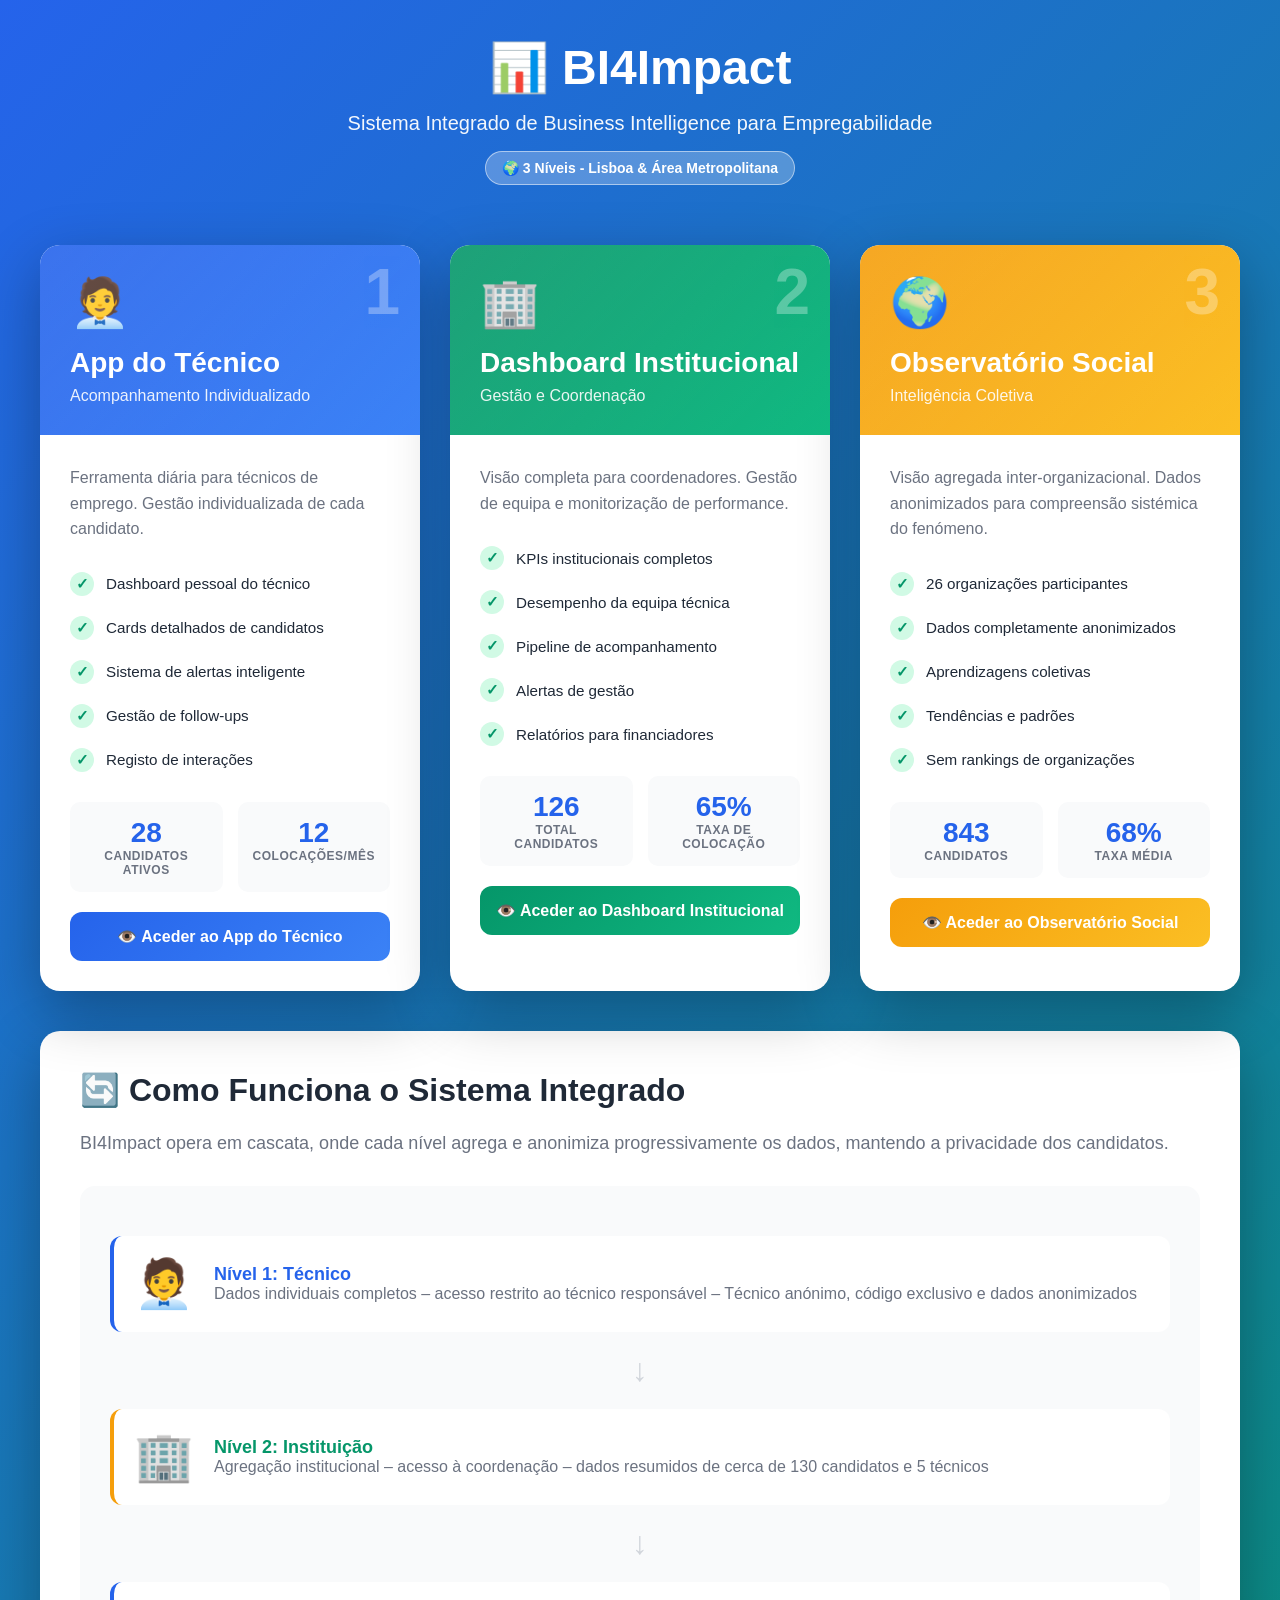
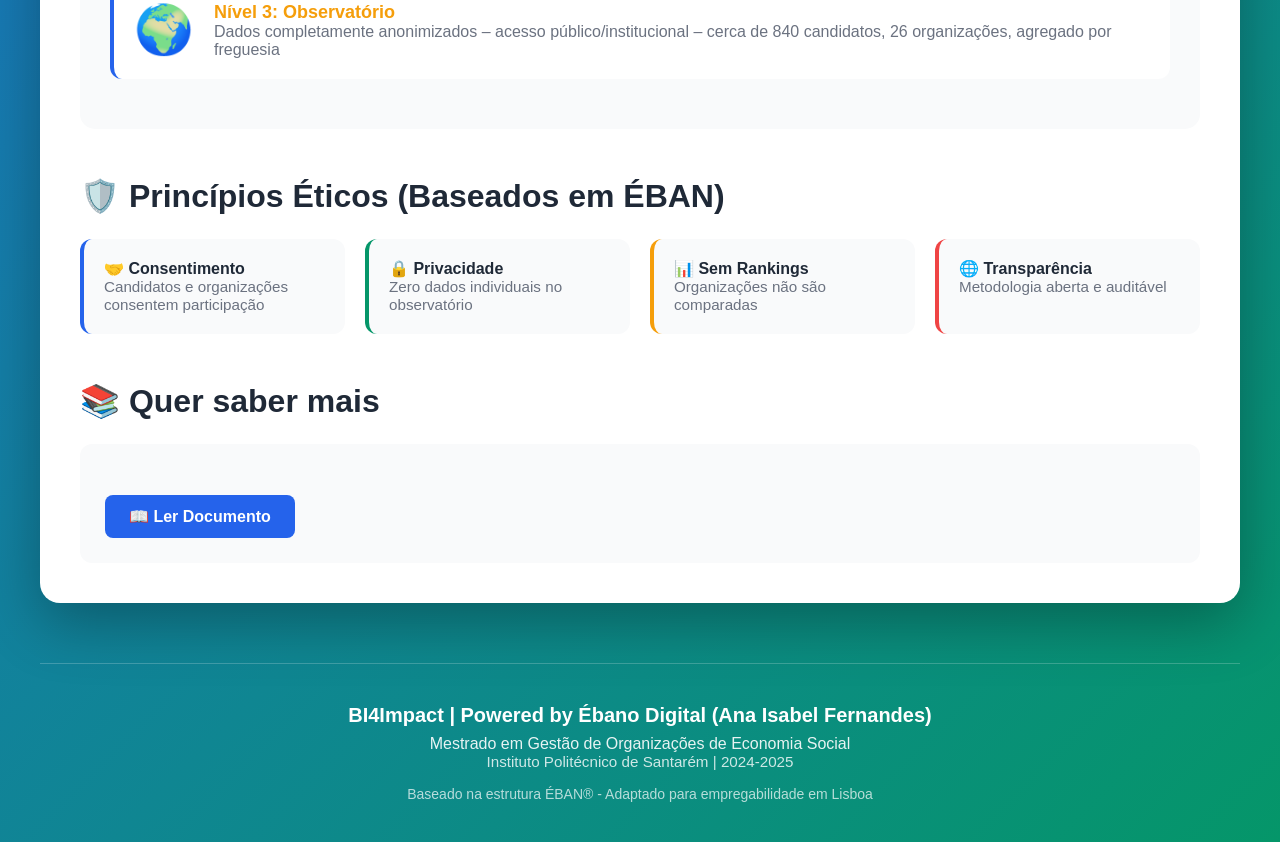
<file: index.html>
<!DOCTYPE html><html lang="pt"> <head> <meta charset="UTF-8" /> <meta name="viewport" content="width=device-width, initial-scale=1" /> <title>BI4Impact - Sistema Integrado de 3 Níveis</title> <style> * { margin: 0; padding: 0; box-sizing: border-box; } body { font-family: 'Inter', -apple-system, BlinkMacSystemFont, 'Segoe UI', sans-serif; background: linear-gradient(135deg, #2563EB 0%, #059669 100%); min-height: 100vh; padding: 40px 20px; color: #1F2937; } .container { max-width: 1200px; margin: 0 auto; } .header { text-align: center; color: white; margin-bottom: 60px; } .header h1 { font-size: 3rem; margin-bottom: 1rem; font-weight: 800; } .header p { font-size: 1.25rem; opacity: 0.95; } .badge { display: inline-block; background: rgba(255, 255, 255, 0.25); padding: 0.5rem 1rem; border-radius: 20px; font-size: 0.875rem; font-weight: 600; margin-top: 1rem; border: 1.5px solid rgba(255, 255, 255, 0.5); } .levels-grid { display: grid; grid-template-columns: repeat(auto-fit, minmax(350px, 1fr)); gap: 30px; margin-bottom: 40px; } .level-card { background: white; border-radius: 20px; overflow: hidden; box-shadow: 0 20px 60px rgba(0, 0, 0, 0.3); transition: all 0.4s ease; cursor: pointer; } .level-card:hover { transform: translateY(-8px); box-shadow: 0 30px 80px rgba(0, 0, 0, 0.4); } .level-header { padding: 30px; color: white; position: relative; overflow: hidden; } .level-header::before { content: ''; position: absolute; top: 0; left: 0; right: 0; bottom: 0; background: linear-gradient(135deg, rgba(255, 255, 255, 0.1), rgba(255, 255, 255, 0)); pointer-events: none; } .level-1 .level-header { background: linear-gradient(135deg, #2563EB, #3B82F6); } .level-2 .level-header { background: linear-gradient(135deg, #059669, #10B981); } .level-3 .level-header { background: linear-gradient(135deg, #F59E0B, #FBBF24); } .level-number { font-size: 4rem; font-weight: 900; opacity: 0.3; position: absolute; top: 10px; right: 20px; } .level-icon { font-size: 3rem; margin-bottom: 1rem; } .level-title { font-size: 1.75rem; font-weight: 800; margin-bottom: 0.5rem; position: relative; z-index: 1; } .level-subtitle { font-size: 1rem; opacity: 0.9; position: relative; z-index: 1; } .level-body { padding: 30px; } .level-description { color: #6B7280; line-height: 1.6; margin-bottom: 20px; } .features-list { list-style: none; margin: 20px 0; } .features-list li { padding: 10px 0; display: flex; align-items: center; gap: 12px; color: #1F2937; font-size: 0.95rem; } .features-list li::before { content: '✓'; display: flex; align-items: center; justify-content: center; width: 24px; height: 24px; background: #D1FAE5; color: #059669; border-radius: 50%; font-weight: 800; flex-shrink: 0; } .metrics { display: grid; grid-template-columns: repeat(2, 1fr); gap: 15px; margin: 20px 0; } .metric-box { background: #F9FAFB; padding: 15px; border-radius: 10px; text-align: center; } .metric-value { font-size: 1.75rem; font-weight: 800; color: #2563EB; } .metric-label { font-size: 0.75rem; color: #6B7280; text-transform: uppercase; letter-spacing: 0.5px; font-weight: 600; } .btn-access { display: block; width: 100%; padding: 15px; background: linear-gradient(135deg, #2563EB, #3B82F6); color: white; text-align: center; text-decoration: none; border-radius: 12px; font-weight: 700; font-size: 1rem; transition: all 0.3s ease; margin-top: 20px; } .level-1 .btn-access { background: linear-gradient(135deg, #2563EB, #3B82F6); } .level-2 .btn-access { background: linear-gradient(135deg, #059669, #10B981); } .level-3 .btn-access { background: linear-gradient(135deg, #F59E0B, #FBBF24); } .btn-access:hover { transform: translateY(-2px); box-shadow: 0 10px 30px rgba(0, 0, 0, 0.2); } .info-section { background: white; border-radius: 20px; padding: 40px; box-shadow: 0 20px 60px rgba(0, 0, 0, 0.3); margin-top: 40px; } .info-section h2 { font-size: 2rem; margin-bottom: 1.5rem; color: #1F2937; } .flow-diagram { background: #F9FAFB; padding: 30px; border-radius: 15px; margin: 30px 0; } .flow-step { display: flex; align-items: center; gap: 20px; margin: 20px 0; padding: 20px; background: white; border-radius: 12px; border-left: 4px solid #2563EB; } .flow-step:nth-child(2) { border-left-color: #059669; } .flow-step:nth-child(3) { border-left-color: #F59E0B; } .arrow { font-size: 2rem; color: #D1D5DB; margin: 10px 0; text-align: center; } .footer { text-align: center; color: white; margin-top: 60px; padding-top: 40px; border-top: 1px solid rgba(255, 255, 255, 0.2); } @media (max-width: 768px) { .header h1 { font-size: 2rem; } .levels-grid { grid-template-columns: 1fr; } .metrics { grid-template-columns: 1fr; } } </style> </head> <body> <div class="container"> <header class="header"> <h1>📊 BI4Impact</h1> <p>Sistema Integrado de Business Intelligence para Empregabilidade</p> <span class="badge">🌍 3 Níveis - Lisboa & Área Metropolitana</span> </header><div class="levels-grid">
    <!-- Nível 1 -->
    <div class="level-card level-1">
  <div class="level-header">
    <div class="level-number">1</div>
    <div class="level-icon">🧑‍💼</div>
    <h2 class="level-title">App do Técnico</h2>
    <p class="level-subtitle">Acompanhamento Individualizado</p>
  </div>
  <div class="level-body">
    <p class="level-description">
                Ferramenta diária para técnicos de emprego. Gestão individualizada de cada candidato.
            </p>
            <ul class="features-list">
                <li>Dashboard pessoal do técnico</li>
                <li>Cards detalhados de candidatos</li>
                <li>Sistema de alertas inteligente</li>
                <li>Gestão de follow-ups</li>
                <li>Registo de interações</li>
            </ul>
            <div class="metrics">
                <div class="metric-box">
                    <div class="metric-value">28</div>
                    <div class="metric-label">Candidatos Ativos</div>
                </div>
                <div class="metric-box">
                    <div class="metric-value">12</div>
                    <div class="metric-label">Colocações/Mês</div>
                </div>
            </div>
    <a href="https://eban-prog.github.io/bi4impact/app_tecnico.html" class="btn-access" target="_blank" rel="noopener noreferrer">
      👁️ Aceder ao App do Técnico
    </a>
  </div>
</div>
    <!-- Nível 2 -->
    <div class="level-card level-2">
        <div class="level-header">
            <div class="level-number">2</div>
            <div class="level-icon">🏢</div>
            <h2 class="level-title">Dashboard Institucional</h2>
            <p class="level-subtitle">Gestão e Coordenação</p>
        </div>
        <div class="level-body">
            <p class="level-description">
                Visão completa para coordenadores. Gestão de equipa e monitorização de performance.
            </p>
            <ul class="features-list">
                <li>KPIs institucionais completos</li>
                <li>Desempenho da equipa técnica</li>
                <li>Pipeline de acompanhamento</li>
                <li>Alertas de gestão</li>
                <li>Relatórios para financiadores</li>
            </ul>
            <div class="metrics">
                <div class="metric-box">
                    <div class="metric-value">126</div>
                    <div class="metric-label">Total Candidatos</div>
                </div>
                <div class="metric-box">
                    <div class="metric-value">65%</div>
                    <div class="metric-label">Taxa de Colocação</div>
                </div>
            </div>
            <a href="https://eban-prog.github.io/bi4impact/dashboard_org.html" class="btn-access"target="_blank" rel="noopener noreferrer">
                👁️ Aceder ao Dashboard Institucional
            </a>
        </div>
    </div>
    <!-- Nível 3 -->
    <div class="level-card level-3">
        <div class="level-header">
            <div class="level-number">3</div>
            <div class="level-icon">🌍</div>
            <h2 class="level-title">Observatório Social</h2>
            <p class="level-subtitle">Inteligência Coletiva</p>
        </div>
        <div class="level-body">
            <p class="level-description">
                Visão agregada inter-organizacional. Dados anonimizados para compreensão sistémica do fenómeno.
            </p>
            <ul class="features-list">
                <li>26 organizações participantes</li>
                <li>Dados completamente anonimizados</li>
                <li>Aprendizagens coletivas</li>
                <li>Tendências e padrões</li>
                <li>Sem rankings de organizações</li>
            </ul>
            <div class="metrics">
                <div class="metric-box">
                    <div class="metric-value">843</div>
                    <div class="metric-label">Candidatos</div>
                </div>
                <div class="metric-box">
                    <div class="metric-value">68%</div>
                    <div class="metric-label">Taxa Média</div>
                </div>
            </div>
            <a href="https://eban-prog.github.io/bi4impact/observatório.html" class="btn-access"target="_blank" rel="noopener noreferrer">
                👁️ Aceder ao Observatório Social
            </a>
        </div>
    </div>
</div>

<div class="info-section">
    <h2>🔄 Como Funciona o Sistema Integrado</h2>
    <p style="color: #6B7280; font-size: 1.125rem; margin-bottom: 2rem;">
        BI4Impact opera em cascata, onde cada nível agrega e anonimiza progressivamente os dados, mantendo a privacidade dos candidatos.
    </p>
    <div class="flow-diagram">
        <div class="flow-step">
            <div style="font-size: 3rem;">🧑‍💼</div>
            <div style="flex: 1;">
                <strong style="font-size: 1.125rem; color: #2563EB;">Nível 1: Técnico</strong><br>
                <span style="color: #6B7280;">
                    Dados individuais completos – acesso restrito ao técnico responsável – Técnico anónimo, código exclusivo e dados anonimizados
                </span>
            </div>
        </div>
        <div class="arrow">↓</div>
        <div class="flow-step">
            <div style="font-size: 3rem;">🏢</div>
            <div style="flex: 1;">
                <strong style="font-size: 1.125rem; color: #059669;">Nível 2: Instituição</strong><br>
                <span style="color: #6B7280;">
                    Agregação institucional – acesso à coordenação – dados resumidos de cerca de 130 candidatos e 5 técnicos
                </span>
            </div>
        </div>
        <div class="arrow">↓</div>
        <div class="flow-step">
            <div style="font-size: 3rem;">🌍</div>
            <div style="flex: 1;">
                <strong style="font-size: 1.125rem; color: #F59E0B;">Nível 3: Observatório</strong><br>
                <span style="color: #6B7280;">
                    Dados completamente anonimizados – acesso público/institucional – cerca de 840 candidatos, 26 organizações, agregado por freguesia
                </span>
            </div>
        </div>
    </div>
    <h2 style="margin-top: 3rem;">🛡️ Princípios Éticos (Baseados em ÉBAN)</h2>
    <div style="display: grid; grid-template-columns: repeat(auto-fit, minmax(250px, 1fr)); gap: 20px; margin-top: 1.5rem;">
        <div style="background: #F9FAFB; padding: 20px; border-radius: 12px; border-left: 4px solid #2563EB;">
            <strong style="color: #1F2937;">🤝 Consentimento</strong><br>
            <span style="color: #6B7280; font-size: 0.95rem;">Candidatos e organizações consentem participação</span>
        </div>
        <div style="background: #F9FAFB; padding: 20px; border-radius: 12px; border-left: 4px solid #059669;">
            <strong style="color: #1F2937;">🔒 Privacidade</strong><br>
            <span style="color: #6B7280; font-size: 0.95rem;">Zero dados individuais no observatório</span>
        </div>
        <div style="background: #F9FAFB; padding: 20px; border-radius: 12px; border-left: 4px solid #F59E0B;">
            <strong style="color: #1F2937;">📊 Sem Rankings</strong><br>
            <span style="color: #6B7280; font-size: 0.95rem;">Organizações não são comparadas</span>
        </div>
        <div style="background: #F9FAFB; padding: 20px; border-radius: 12px; border-left: 4px solid #EF4444;">
            <strong style="color: #1F2937;">🌐 Transparência</strong><br>
            <span style="color: #6B7280; font-size: 0.95rem;">Metodologia aberta e auditável</span>
        </div>
    </div>
    <h2 style="margin-top: 3rem;">📚 Quer saber mais</h2>
    <div style="background: #F9FAFB; padding: 25px; border-radius: 12px; margin-top: 1.5rem;">
        <p style="color: #6B7280; margin-bottom: 1rem;">
        </p>
        <a href="https://eban-prog.github.io/bi4impact/Documentacao3niveis.md" style="display: inline-block; padding: 12px 24px; background: #2563EB; color: white; text-decoration: none; border-radius: 8px; font-weight: 600; margin-top: 10px; rel="noopener noreferrer"">
            📖 Ler Documento
        </a>
    </div>
</div>
<footer class="footer">
    <p style="font-size: 1.25rem; font-weight: 700; margin-bottom: 0.5rem;">
        BI4Impact | Powered by Ébano Digital (Ana Isabel Fernandes)
    </p>
    <p style="opacity: 0.9;">Mestrado em Gestão de Organizações de Economia Social</p>
    <p style="opacity: 0.8; font-size: 0.95rem;">
        Instituto Politécnico de Santarém | 2024-2025
    </p>
    <p style="opacity: 0.7; font-size: 0.875rem; margin-top: 1rem;">
        Baseado na estrutura ÉBAN® -  Adaptado para empregabilidade em Lisboa
    </p>
</footer>
</div> </body> </html>
</file>
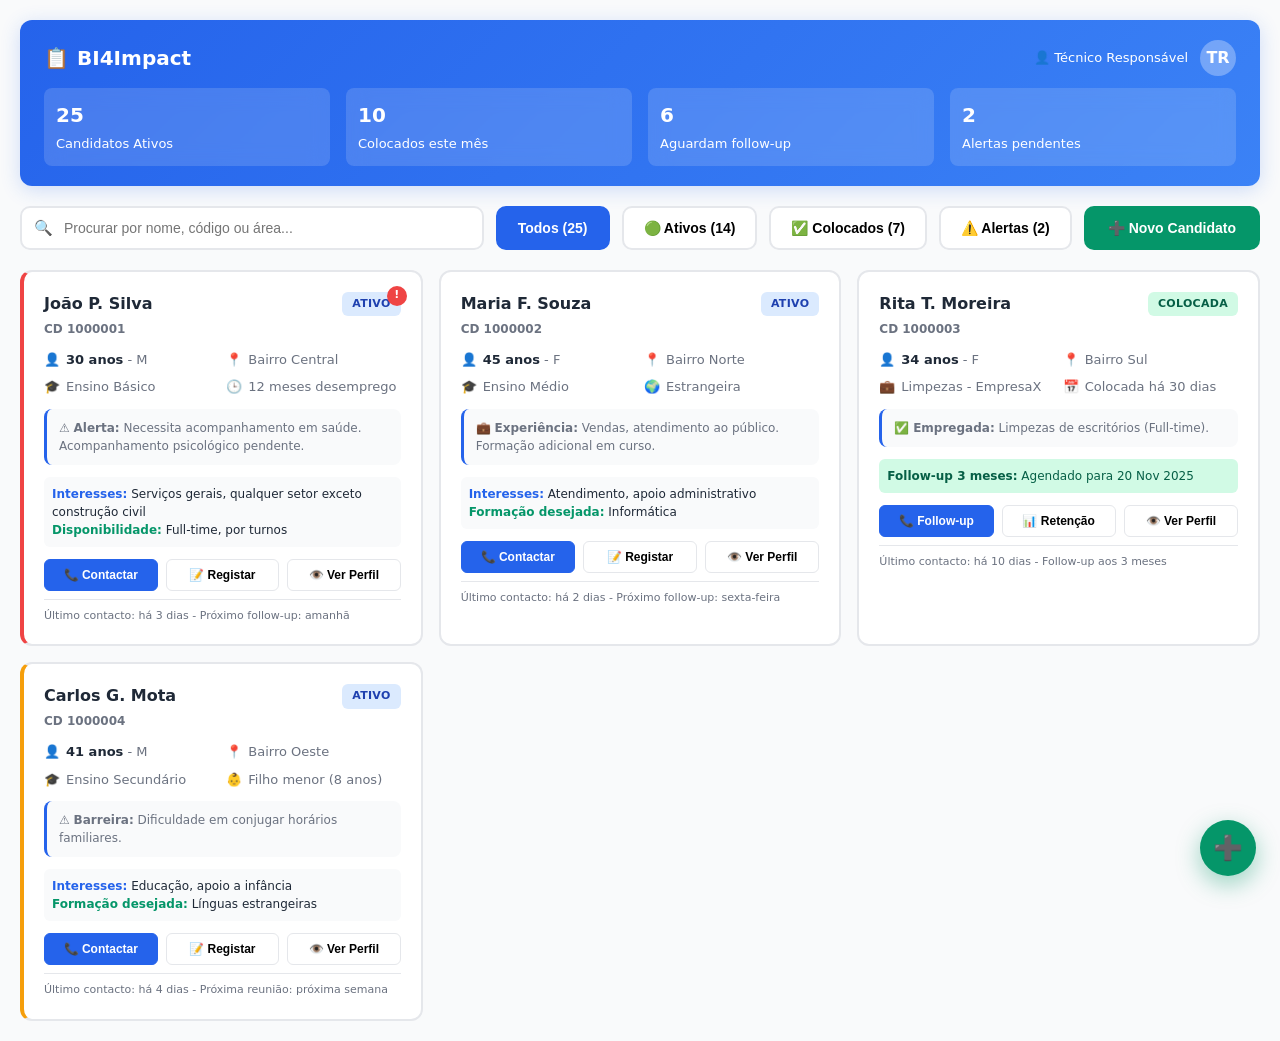
<file: app_tecnico.html>
<!DOCTYPE html> <html lang="pt"> <head> <meta charset="UTF-8" /> <meta name="viewport" content="width=device-width, initial-scale=1" /> <title>BI4Impact – App do Técnico</title> <meta name="description" content="Ferramenta de acompanhamento individual de candidatos"> <style> :root { --primary: #2563EB; --success: #059669; --warning: #F59E0B; --danger: #EF4444; --ink: #1F2937; --ink-60: #6B7280; --mist: #F9FAFB; --white: #FFFFFF; } * { box-sizing: border-box; margin: 0; padding: 0; } body { font: 15px/1.5 "Inter", "Segoe UI", system-ui, sans-serif; background: var(--mist); color: var(--ink); -webkit-font-smoothing: antialiased; } .app { max-width: 1400px; margin: 0 auto; padding: 20px; } .header { background: linear-gradient(135deg, var(--primary), #3B82F6); color: var(--white); padding: 20px 24px; border-radius: 12px; margin-bottom: 20px; box-shadow: 0 4px 20px rgba(37, 99, 235, 0.2); } .header-top { display: flex; justify-content: space-between; align-items: center; margin-bottom: 12px; } .logo { font-size: 20px; font-weight: 800; display: flex; align-items: center; gap: 8px; } .user-info { display: flex; align-items: center; gap: 12px; font-size: 13px; } .avatar { width: 36px; height: 36px; border-radius: 50%; background: rgba(255, 255, 255, 0.3); display: flex; align-items: center; justify-content: center; font-weight: 700; font-size: 16px; } .stats-bar { display: grid; grid-template-columns: repeat(4, 1fr); gap: 16px; font-size: 13px; } .stat-box { background: rgba(255, 255, 255, 0.15); padding: 12px; border-radius: 8px; backdrop-filter: blur(10px); } .stat-box strong { display: block; font-size: 20px; font-weight: 800; margin-bottom: 4px; } .toolbar { display: flex; gap: 12px; margin-bottom: 20px; flex-wrap: wrap; } .search { flex: 1; min-width: 280px; position: relative; } .search input { width: 100%; padding: 12px 16px 12px 42px; border: 2px solid #E5E7EB; border-radius: 10px; font-size: 14px; font-weight: 500; } .search input:focus { outline: none; border-color: var(--primary); } .search-icon { position: absolute; left: 14px; top: 50%; transform: translateY(-50%); color: var(--ink-60); } .filter-btn { padding: 12px 20px; background: var(--white); border: 2px solid #E5E7EB; border-radius: 10px; font-size: 14px; font-weight: 600; cursor: pointer; transition: all 0.3s; } .filter-btn:hover, .filter-btn.active { background: var(--primary); color: var(--white); border-color: var(--primary); } .add-btn { padding: 12px 24px; background: var(--success); color: var(--white); border: none; border-radius: 10px; font-size: 14px; font-weight: 700; cursor: pointer; transition: all 0.3s; } .add-btn:hover { background: #047857; transform: translateY(-1px); } .candidates-grid { display: grid; grid-template-columns: repeat(auto-fill, minmax(340px, 1fr)); gap: 16px; } .candidate-card { background: var(--white); border: 2px solid #E5E7EB; border-radius: 12px; padding: 20px; transition: all 0.3s; cursor: pointer; position: relative; } .candidate-card:hover { border-color: var(--primary); box-shadow: 0 8px 24px rgba(37, 99, 235, 0.15); transform: translateY(-2px); } .candidate-card.alert { border-left: 4px solid var(--danger); } .candidate-card.warning { border-left: 4px solid var(--warning); } .card-header { display: flex; justify-content: space-between; align-items: flex-start; margin-bottom: 12px; } .candidate-name { font-size: 16px; font-weight: 700; color: var(--ink); margin-bottom: 4px; } .candidate-code { font-size: 12px; color: var(--ink-60); font-weight: 600; } .status-badge { padding: 4px 10px; border-radius: 6px; font-size: 11px; font-weight: 700; text-transform: uppercase; letter-spacing: 0.3px; } .status-badge.active { background: #DBEAFE; color: #1E40AF; } .status-badge.placed { background: #D1FAE5; color: #065F46; } .status-badge.risk { background: #FEF3C7; color: #92400E; } .card-details { display: grid; grid-template-columns: repeat(2, 1fr); gap: 8px; margin: 12px 0; font-size: 13px; } .detail-item { display: flex; align-items: center; gap: 6px; color: var(--ink-60); } .detail-item strong { color: var(--ink); font-weight: 600; } .card-notes { background: var(--mist); padding: 10px 12px; border-radius: 8px; font-size: 12px; color: var(--ink-60); margin: 12px 0; line-height: 1.5; border-left: 3px solid var(--primary); } .card-actions { display: flex; gap: 8px; margin-top: 12px; } .action-btn { flex: 1; padding: 8px 12px; border: 1px solid #E5E7EB; background: var(--white); border-radius: 6px; font-size: 12px; font-weight: 600; cursor: pointer; transition: all 0.3s; } .action-btn:hover { background: var(--mist); } .action-btn.primary { background: var(--primary); color: var(--white); border-color: var(--primary); } .action-btn.primary:hover { background: #1E40AF; } .last-contact { font-size: 11px; color: var(--ink-60); margin-top: 8px; padding-top: 8px; border-top: 1px solid #E5E7EB; } .alert-badge { position: absolute; top: -6px; right: -6px; width: 20px; height: 20px; background: var(--danger); color: var(--white); border-radius: 50%; font-size: 11px; font-weight: 700; display: flex; align-items: center; justify-content: center; animation: pulse 2s infinite; } @keyframes pulse { 0%, 100% { box-shadow: 0 0 0 0 rgba(239, 68, 68, 0.4); } 50% { box-shadow: 0 0 0 8px rgba(239, 68, 68, 0); } } .quick-actions { position: fixed; bottom: 24px; right: 24px; z-index: 100; } .fab { width: 56px; height: 56px; background: var(--success); color: var(--white); border-radius: 50%; border: none; font-size: 24px; cursor: pointer; box-shadow: 0 8px 24px rgba(5, 150, 105, 0.4); transition: all 0.3s; } .fab:hover { transform: scale(1.1); box-shadow: 0 12px 32px rgba(5, 150, 105, 0.5); } @media (max-width: 768px) { .candidates-grid { grid-template-columns: 1fr; } .stats-bar { grid-template-columns: repeat(2, 1fr); } } </style> </head> <body> <div class="app"> <!-- Header --> <header class="header"> <div class="header-top"> <div class="logo"> <span>📋</span> <span>BI4Impact</span> </div> <div class="user-info"> <span>👤 Técnico Responsável</span> <div class="avatar">TR</div> </div> </div> <div class="stats-bar"> <div class="stat-box"> <strong>25</strong> <span>Candidatos Ativos</span> </div> <div class="stat-box"> <strong>10</strong> <span>Colocados este mês</span> </div> <div class="stat-box"> <strong>6</strong> <span>Aguardam follow-up</span> </div> <div class="stat-box"> <strong>2</strong> <span>Alertas pendentes</span> </div> </div> </header> <!-- Toolbar --> <div class="toolbar"> <div class="search"> <span class="search-icon">🔍</span> <input type="text" placeholder="Procurar por nome, código ou área..." id="searchInput" /> </div> <button class="filter-btn active">Todos (25)</button> <button class="filter-btn">🟢 Ativos (14)</button> <button class="filter-btn">✅ Colocados (7)</button> <button class="filter-btn">⚠️ Alertas (2)</button> <button class="add-btn">➕ Novo Candidato</button> </div> <!-- Candidates Grid --> <div class="candidates-grid"> <!-- Candidato A - Com alerta --> <div class="candidate-card alert"> <div style="position:relative"> <span class="alert-badge">!</span> <div class="card-header"> <div> <div class="candidate-name">João P. Silva</div> <div class="candidate-code">CD 1000001</div> </div> <span class="status-badge active">Ativo</span> </div> </div> <div class="card-details"> <div class="detail-item"> <span>👤</span> <span><strong>30 anos</strong> - M</span> </div> <div class="detail-item"> <span>📍</span> <span>Bairro Central</span> </div> <div class="detail-item"> <span>🎓</span> <span>Ensino Básico</span> </div> <div class="detail-item"> <span>🕒</span> <span>12 meses desemprego</span> </div> </div> <div class="card-notes"> ⚠️ <strong>Alerta:</strong> Necessita acompanhamento em saúde. Acompanhamento psicológico pendente. </div> <div style="background:var(--mist);padding:8px;border-radius:6px;font-size:12px;margin-bottom:8px;"> <strong style="color:var(--primary)">Interesses:</strong> Serviços gerais, qualquer setor exceto construção civil<br /> <strong style="color:var(--success)">Disponibilidade:</strong> Full-time, por turnos </div> <div class="card-actions"> <button class="action-btn primary">📞 Contactar</button> <button class="action-btn">📝 Registar</button> <button class="action-btn">👁️ Ver Perfil</button> </div> <div class="last-contact"> Último contacto: há 3 dias - Próximo follow-up: amanhã </div> </div> <!-- Candidato B --> <div class="candidate-card"> <div class="card-header"> <div> <div class="candidate-name">Maria F. Souza</div> <div class="candidate-code">CD 1000002</div> </div> <span class="status-badge active">Ativo</span> </div> <div class="card-details"> <div class="detail-item"> <span>👤</span> <span><strong>45 anos</strong> - F</span> </div> <div class="detail-item"> <span>📍</span> <span>Bairro Norte</span> </div> <div class="detail-item"> <span>🎓</span> <span>Ensino Médio</span> </div> <div class="detail-item"> <span>🌍</span> <span>Estrangeira</span> </div> </div> <div class="card-notes"> 💼 <strong>Experiência:</strong> Vendas, atendimento ao público. Formação adicional em curso. </div> <div style="background:var(--mist);padding:8px;border-radius:6px;font-size:12px;margin-bottom:8px;"> <strong style="color:var(--primary)">Interesses:</strong> Atendimento, apoio administrativo<br /> <strong style="color:var(--success)">Formação desejada:</strong> Informática </div> <div class="card-actions"> <button class="action-btn primary">📞 Contactar</button> <button class="action-btn">📝 Registar</button> <button class="action-btn">👁️ Ver Perfil</button> </div> <div class="last-contact"> Último contacto: há 2 dias - Próximo follow-up: sexta-feira </div> </div> <!-- Candidato C - Colocada --> <div class="candidate-card"> <div class="card-header"> <div> <div class="candidate-name">Rita T. Moreira</div> <div class="candidate-code">CD 1000003</div> </div> <span class="status-badge placed">Colocada</span> </div> <div class="card-details"> <div class="detail-item"> <span>👤</span> <span><strong>34 anos</strong> - F</span> </div> <div class="detail-item"> <span>📍</span> <span>Bairro Sul</span> </div> <div class="detail-item"> <span>💼</span> <span>Limpezas - EmpresaX</span> </div> <div class="detail-item"> <span>📅</span> <span>Colocada há 30 dias</span> </div> </div> <div class="card-notes"> ✅ <strong>Empregada:</strong> Limpezas de escritórios (Full-time). </div> <div style="background:#D1FAE5;padding:8px;border-radius:6px;font-size:12px;margin-bottom:8px;color:#065F46;"> <strong>Follow-up 3 meses:</strong> Agendado para 20 Nov 2025 </div> <div class="card-actions"> <button class="action-btn primary">📞 Follow-up</button> <button class="action-btn">📊 Retenção</button> <button class="action-btn">👁️ Ver Perfil</button> </div> <div class="last-contact"> Último contacto: há 10 dias - Follow-up aos 3 meses </div> </div> <!-- Candidato D - Com aviso --> <div class="candidate-card warning"> <div class="card-header"> <div> <div class="candidate-name">Carlos G. Mota</div> <div class="candidate-code">CD 1000004</div> </div> <span class="status-badge active">Ativo</span> </div> <div class="card-details"> <div class="detail-item"> <span>👤</span> <span><strong>41 anos</strong> - M</span> </div> <div class="detail-item"> <span>📍</span> <span>Bairro Oeste</span> </div> <div class="detail-item"> <span>🎓</span> <span>Ensino Secundário</span> </div> <div class="detail-item"> <span>👶</span> <span>Filho menor (8 anos)</span> </div> </div> <div class="card-notes"> ⚠️ <strong>Barreira:</strong> Dificuldade em conjugar horários familiares. </div> <div style="background:var(--mist);padding:8px;border-radius:6px;font-size:12px;margin-bottom:8px;"> <strong style="color:var(--primary)">Interesses:</strong> Educação, apoio a infância<br /> <strong style="color:var(--success)">Formação desejada:</strong> Línguas estrangeiras </div> <div class="card-actions"> <button class="action-btn primary">📞 Contactar</button> <button class="action-btn">📝 Registar</button> <button class="action-btn">👁️ Ver Perfil</button> </div> <div class="last-contact"> Último contacto: há 4 dias - Próxima reunião: próxima semana </div> </div> </div> <!-- Floating Action Button --> <div class="quick-actions"> <button class="fab" title="Adicionar novo candidato">➕</button> </div> </div> <script> // Funcionalidade de pesquisa document.getElementById('searchInput').addEventListener('input', function(e) { const searchTerm = e.target.value.toLowerCase(); const cards = document.querySelectorAll('.candidate-card'); cards.forEach(card => { const text = card.textContent.toLowerCase(); card.style.display = text.includes(searchTerm) ? 'block' : 'none'; }); }); // Filtros document.querySelectorAll('.filter-btn').forEach(btn => { btn.addEventListener('click', function() { document.querySelectorAll('.filter-btn').forEach(b => b.classList.remove('active')); this.classList.add('active'); // A lógica real do filtro deve ser implementada conforme necessidade console.log('Filtro aplicado:', this.textContent); }); }); // Ações dos cards document.querySelectorAll('.action-btn').forEach(btn => { btn.addEventListener('click', function(e) { e.stopPropagation(); alert('Ação: ' + this.textContent + '\n(Funcionalidade de demonstração)'); }); }); // Click no card completo document.querySelectorAll('.candidate-card').forEach(card => { card.addEventListener('click', function() { const name = this.querySelector('.candidate-name').textContent; console.log('Abrir perfil completo de:', name); }); }); // FAB document.querySelector('.fab').addEventListener('click', function() { alert('📋 Novo Candidato\n\nAbrindo formulário de inscrição...\n(Funcionalidade de demonstração)'); }); </script> </body> </html>
</file>
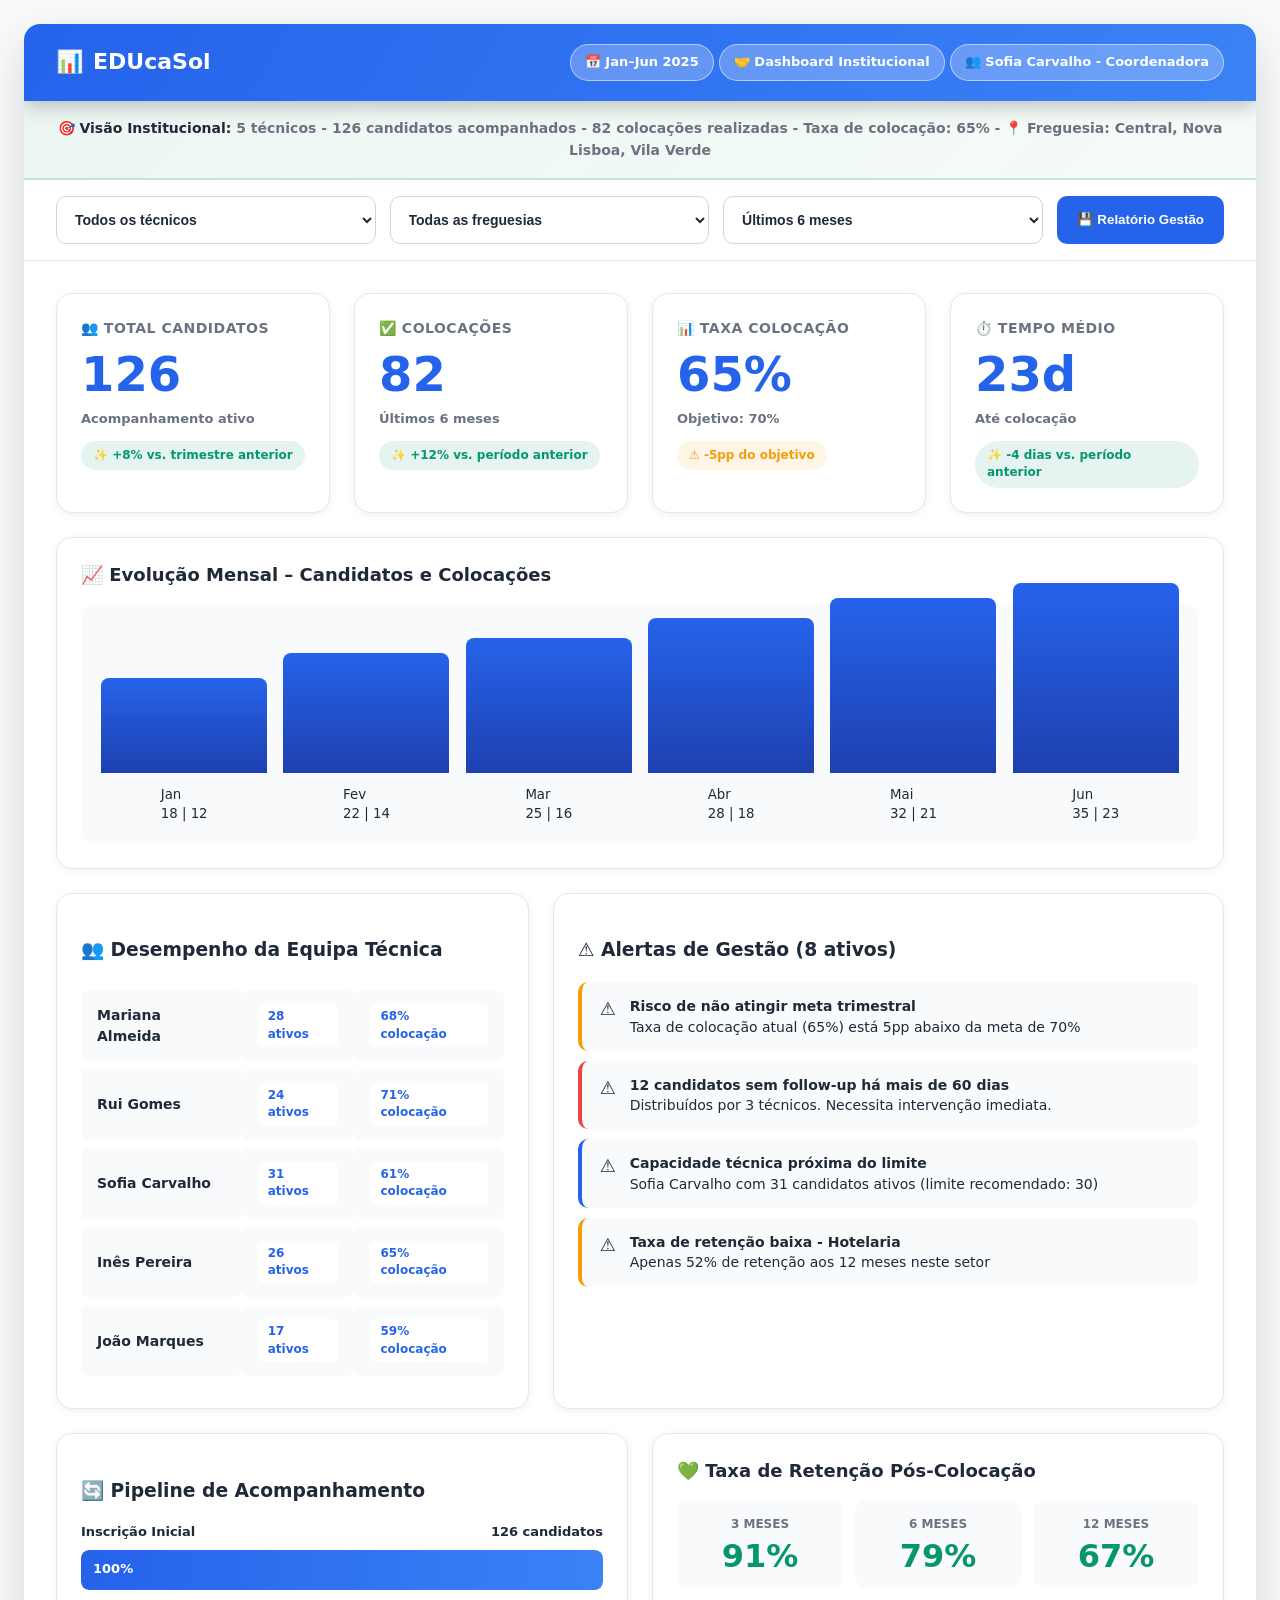
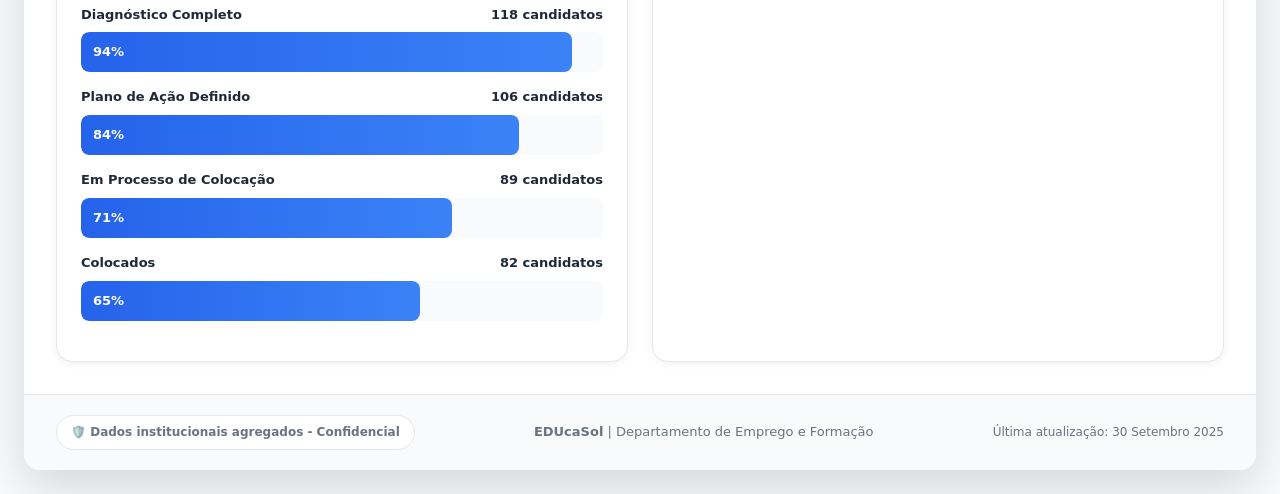
<file: dashboard_org.html>
<!DOCTYPE html> <html lang="pt"> <head> <meta charset="UTF-8" /> <meta name="viewport" content="width=device-width, initial-scale=1" /> <title>EDUcaSol – Dashboard Institucional</title> <meta name="description" content="Gestão e coordenação da organização" /> <style> :root { --primary: #2563EB; --success: #059669; --warning: #F59E0B; --danger: #EF4444; --ink: #1F2937; --ink-60: #6B7280; --mist: #F9FAFB; --white: #FFFFFF; } * { box-sizing: border-box; } body { margin: 0; background: var(--mist); color: var(--ink); font: 16px/1.45 "Inter", "Segoe UI", system-ui, sans-serif; padding: 24px; -webkit-font-smoothing: antialiased; } .dashboard { max-width: 1400px; margin: 0 auto; background: var(--white); border-radius: 16px; box-shadow: 0 16px 48px rgba(0, 0, 0, 0.15); overflow: hidden; min-height: 90vh; } .header { display: flex; flex-wrap: wrap; gap: 12px; align-items: center; justify-content: space-between; padding: 20px 32px; background: linear-gradient(120deg, var(--primary), #3B82F6); box-shadow: 0 4px 20px rgba(0, 0, 0, 0.25); position: sticky; top: 0; z-index: 100; } .header h1 { color: var(--white); font-size: 22px; font-weight: 700; margin: 0; display: flex; align-items: center; gap: 10px; } .pill { display: inline-flex; gap: 8px; align-items: center; background: rgba(255, 255, 255, 0.25); color: var(--white); border: 1.5px solid rgba(255, 255, 255, 0.5); padding: 8px 14px; border-radius: 999px; font-size: 13px; font-weight: 600; } .info-bar { background: linear-gradient(135deg, rgba(5, 150, 105, 0.08), rgba(5, 150, 105, 0.04)); border-bottom: 2px solid rgba(5, 150, 105, 0.2); padding: 16px 32px; color: var(--ink-60); font-size: 14px; font-weight: 600; text-align: center; line-height: 1.6; } .info-bar strong { color: var(--ink); font-weight: 800; } .toolbar { display: grid; grid-template-columns: repeat(3, 1fr) auto; gap: 14px; padding: 16px 32px; border-bottom: 1px solid #E5E7EB; } .toolbar select { width: 100%; border: 1.5px solid #D1D5DB; background: var(--white); color: var(--ink); padding: 12px 36px 12px 14px; border-radius: 10px; font-size: 14px; font-weight: 600; cursor: pointer; min-height: 48px; } .toolbar button { display: inline-flex; align-items: center; gap: 8px; background: var(--primary); color: var(--white); border: none; padding: 12px 20px; border-radius: 10px; font-weight: 700; cursor: pointer; transition: all 0.25s ease; min-height: 48px; } .toolbar button:hover { background: #1E40AF; transform: translateY(-1px); } .grid { display: grid; grid-template-columns: repeat(12, 1fr); gap: 24px; padding: 32px; } .card { background: var(--white); border: 1.5px solid #E5E7EB; border-radius: 16px; padding: 24px; box-shadow: 0 2px 8px rgba(0, 0, 0, 0.06); } .kpi { grid-column: span 3; position: relative; min-height: 180px; } .kpi h3 { margin: 0 0 8px; font-size: 14px; font-weight: 700; color: var(--ink-60); text-transform: uppercase; letter-spacing: 0.5px; } .value { font-size: 48px; font-weight: 900; color: var(--primary); line-height: 1; margin: 12px 0; } .sub { font-size: 13px; color: var(--ink-60); font-weight: 600; margin-top: 8px; } .delta { display: inline-flex; align-items: center; gap: 6px; margin-top: 12px; padding: 6px 12px; background: rgba(5, 150, 105, 0.1); color: var(--success); border-radius: 999px; font-size: 12px; font-weight: 800; } .delta.warning { background: rgba(245, 158, 11, 0.1); color: var(--warning); } .chart { grid-column: span 12; } .chart h3 { margin: 0 0 16px; font-size: 18px; font-weight: 700; } .bars { display: flex; gap: 16px; align-items: flex-end; height: 240px; padding: 20px; background: var(--mist); border-radius: 14px; } .bar { flex: 1; display: flex; flex-direction: column; justify-content: flex-end; align-items: center; gap: 12px; } .bar div { width: 100%; border-radius: 8px 8px 0 0; background: linear-gradient(180deg, var(--primary), #1E40AF); animation: growBar 1.3s ease forwards; transform-origin: bottom; } @keyframes growBar { 0% { transform: scaleY(0); } 100% { transform: scaleY(1); } } .team { grid-column: span 5; } .team table { width: 100%; border-collapse: separate; border-spacing: 0 8px; margin-top: 12px; font-size: 14px; } .team td { background: var(--mist); padding: 14px 16px; border-radius: 8px; } .team td:first-child { font-weight: 700; color: var(--ink); } .team .metric { display: inline-flex; align-items: center; gap: 6px; padding: 4px 10px; background: var(--white); border-radius: 6px; font-size: 12px; font-weight: 700; color: var(--primary); } .alerts { grid-column: span 7; } .alerts ul { list-style: none; margin: 12px 0 0; padding: 0; } .alerts li { padding: 14px 16px 14px 48px; margin-bottom: 10px; background: var(--mist); border-left: 4px solid var(--danger); border-radius: 10px; position: relative; font-size: 14px; } .alerts li.warning { border-left-color: var(--warning); } .alerts li.info { border-left-color: var(--primary); } .alerts li::before { content: '⚠️'; position: absolute; left: 18px; font-size: 18px; } .pipeline { grid-column: span 6; } .pipeline-stage { margin-bottom: 16px; } .pipeline-label { display: flex; justify-content: space-between; margin-bottom: 8px; font-size: 13px; font-weight: 600; } .pipeline-bar { height: 40px; background: var(--mist); border-radius: 8px; overflow: hidden; position: relative; } .pipeline-fill { height: 100%; background: linear-gradient(90deg, var(--primary), #3B82F6); border-radius: 8px; display: flex; align-items: center; padding: 0 12px; color: var(--white); font-weight: 700; font-size: 13px; transition: width 1.5s ease; } .outcomes { grid-column: span 6; } .outcomes h3 { margin: 0 0 16px; font-size: 18px; font-weight: 700; } .outcome-grid { display: grid; grid-template-columns: repeat(3, 1fr); gap: 12px; } .outcome-box { background: var(--mist); padding: 16px; border-radius: 12px; text-align: center; } .outcome-box .period { font-size: 12px; font-weight: 700; color: var(--ink-60); text-transform: uppercase; margin-bottom: 6px; } .outcome-box .percent { font-size: 32px; font-weight: 900; color: var(--success); line-height: 1; } footer { background: var(--mist); padding: 20px 32px; border-top: 1px solid #E5E7EB; display: flex; flex-wrap: wrap; gap: 16px; justify-content: space-between; align-items: center; font-size: 13px; color: var(--ink-60); } @media (max-width: 1024px) { .kpi { grid-column: span 6; } .team, .alerts, .pipeline, .outcomes { grid-column: span 12; } } @media (max-width: 640px) { .kpi { grid-column: span 12; } .toolbar { grid-template-columns: 1fr; } } </style> </head> <body> <main class="dashboard"> <header class="header"> <h1><span>📊</span> EDUcaSol</h1> <div> <span class="pill">📅 Jan–Jun 2025</span> <span class="pill">🤝 Dashboard Institucional</span> <span class="pill">👥 Sofia Carvalho - Coordenadora</span> </div> </header> <div class="info-bar"> <strong>🎯 Visão Institucional:</strong> 5 técnicos - 126 candidatos acompanhados - 82 colocações realizadas - Taxa de colocação: 65% - 📍 Freguesia: Central, Nova Lisboa, Vila Verde </div> <section class="toolbar"> <select> <option>Todos os técnicos</option> <option>Mariana Almeida</option> <option>Rui Gomes</option> <option>Sofia Carvalho</option> <option>Inês Pereira</option> </select> <select> <option>Todas as freguesias</option> <option>Central</option> <option>Nova Lisboa</option> <option>Vila Verde</option> </select> <select> <option>Últimos 6 meses</option> <option>Último trimestre</option> <option>Último mês</option> </select> <button id="exportBtn">💾 Relatório Gestão</button> </section> <div class="grid"> <!-- KPIs --> <article class="card kpi"> <h3>👥 Total Candidatos</h3> <div class="value">126</div> <div class="sub">Acompanhamento ativo</div> <span class="delta">✨ +8% vs. trimestre anterior</span> </article> <article class="card kpi"> <h3>✅ Colocações</h3> <div class="value">82</div> <div class="sub">Últimos 6 meses</div> <span class="delta">✨ +12% vs. período anterior</span> </article> <article class="card kpi"> <h3>📊 Taxa Colocação</h3> <div class="value">65%</div> <div class="sub">Objetivo: 70%</div> <span class="delta warning">⚠️ -5pp do objetivo</span> </article> <article class="card kpi"> <h3>⏱️ Tempo Médio</h3> <div class="value">23d</div> <div class="sub">Até colocação</div> <span class="delta">✨ -4 dias vs. período anterior</span> </article> <!-- Evolução Mensal --> <article class="card chart"> <h3>📈 Evolução Mensal – Candidatos e Colocações</h3> <div class="bars"> <div class="bar"><div style="height:95px"></div><small>Jan<br>18 | 12</small></div> <div class="bar"><div style="height:120px"></div><small>Fev<br>22 | 14</small></div> <div class="bar"><div style="height:135px"></div><small>Mar<br>25 | 16</small></div> <div class="bar"><div style="height:155px"></div><small>Abr<br>28 | 18</small></div> <div class="bar"><div style="height:175px"></div><small>Mai<br>32 | 21</small></div> <div class="bar"><div style="height:190px"></div><small>Jun<br>35 | 23</small></div> </div> </article> <!-- Equipa Técnica --> <aside class="card team"> <h3>👥 Desempenho da Equipa Técnica</h3> <table> <tr> <td>Mariana Almeida</td> <td><span class="metric">28 ativos</span></td> <td><span class="metric">68% colocação</span></td> </tr> <tr> <td>Rui Gomes</td> <td><span class="metric">24 ativos</span></td> <td><span class="metric">71% colocação</span></td> </tr> <tr> <td>Sofia Carvalho</td> <td><span class="metric">31 ativos</span></td> <td><span class="metric">61% colocação</span></td> </tr> <tr> <td>Inês Pereira</td> <td><span class="metric">26 ativos</span></td> <td><span class="metric">65% colocação</span></td> </tr> <tr> <td>João Marques</td> <td><span class="metric">17 ativos</span></td> <td><span class="metric">59% colocação</span></td> </tr> </table> </aside> <!-- Alertas de Gestão --> <aside class="card alerts"> <h3>⚠️ Alertas de Gestão (8 ativos)</h3> <ul> <li class="warning"> <strong>Risco de não atingir meta trimestral</strong><br /> Taxa de colocação atual (65%) está 5pp abaixo da meta de 70% </li> <li> <strong>12 candidatos sem follow-up há mais de 60 dias</strong><br /> Distribuídos por 3 técnicos. Necessita intervenção imediata. </li> <li class="info"> <strong>Capacidade técnica próxima do limite</strong><br /> Sofia Carvalho com 31 candidatos ativos (limite recomendado: 30) </li> <li class="warning"> <strong>Taxa de retenção baixa - Hotelaria</strong><br /> Apenas 52% de retenção aos 12 meses neste setor </li> </ul> </aside> <!-- Pipeline de Acompanhamento --> <article class="card pipeline"> <h3>🔄 Pipeline de Acompanhamento</h3> <div class="pipeline-stage"> <div class="pipeline-label"> <span><strong>Inscrição Inicial</strong></span> <span>126 candidatos</span> </div> <div class="pipeline-bar"> <div class="pipeline-fill" style="width:100%">100%</div> </div> </div> <div class="pipeline-stage"> <div class="pipeline-label"> <span><strong>Diagnóstico Completo</strong></span> <span>118 candidatos</span> </div> <div class="pipeline-bar"> <div class="pipeline-fill" style="width:94%">94%</div> </div> </div> <div class="pipeline-stage"> <div class="pipeline-label"> <span><strong>Plano de Ação Definido</strong></span> <span>106 candidatos</span> </div> <div class="pipeline-bar"> <div class="pipeline-fill" style="width:84%">84%</div> </div> </div> <div class="pipeline-stage"> <div class="pipeline-label"> <span><strong>Em Processo de Colocação</strong></span> <span>89 candidatos</span> </div> <div class="pipeline-bar"> <div class="pipeline-fill" style="width:71%">71%</div> </div> </div> <div class="pipeline-stage"> <div class="pipeline-label"> <span><strong>Colocados</strong></span> <span>82 candidatos</span> </div> <div class="pipeline-bar"> <div class="pipeline-fill" style="width:65%">65%</div> </div> </div> </article> <!-- Taxa de Retenção --> <article class="card outcomes"> <h3>💚 Taxa de Retenção Pós-Colocação</h3> <div class="outcome-grid"> <div class="outcome-box"> <div class="period">3 meses</div> <div class="percent">91%</div> </div> <div class="outcome-box"> <div class="period">6 meses</div> <div class="percent">79%</div> </div> <div class="outcome-box"> <div class="period">12 meses</div> <div class="percent">67%</div> </div> </div> </article> </div> <footer> <div> <span class="pill" style="background:#fff;border-color:#E5E7EB;color:#6B7280;font-size:12px" > 🛡️ Dados institucionais agregados - Confidencial </span> </div> <div><strong>EDUcaSol</strong> | Departamento de Emprego e Formação</div> <div style="font-size: 12px;">Última atualização: 30 Setembro 2025</div> </footer> </main> <script> document.getElementById('exportBtn').onclick = () => alert( '📊 Relatório de Gestão\n\n✅ Incluído:\n- KPIs institucionais\n- Desempenho por técnico\n- Pipeline completo\n- Alertas de gestão\n- Taxa de retenção\n\n📄 Formato: Excel + PDF\n(Funcionalidade de demonstração)' ); // Animação das barras de pipeline window.addEventListener('load', function () { const fills = document.querySelectorAll('.pipeline-fill'); fills.forEach((fill, index) => { setTimeout(() => { fill.style.width = fill.style.width; }, 100 * index); }); }); </script> </body> </html>
</file>
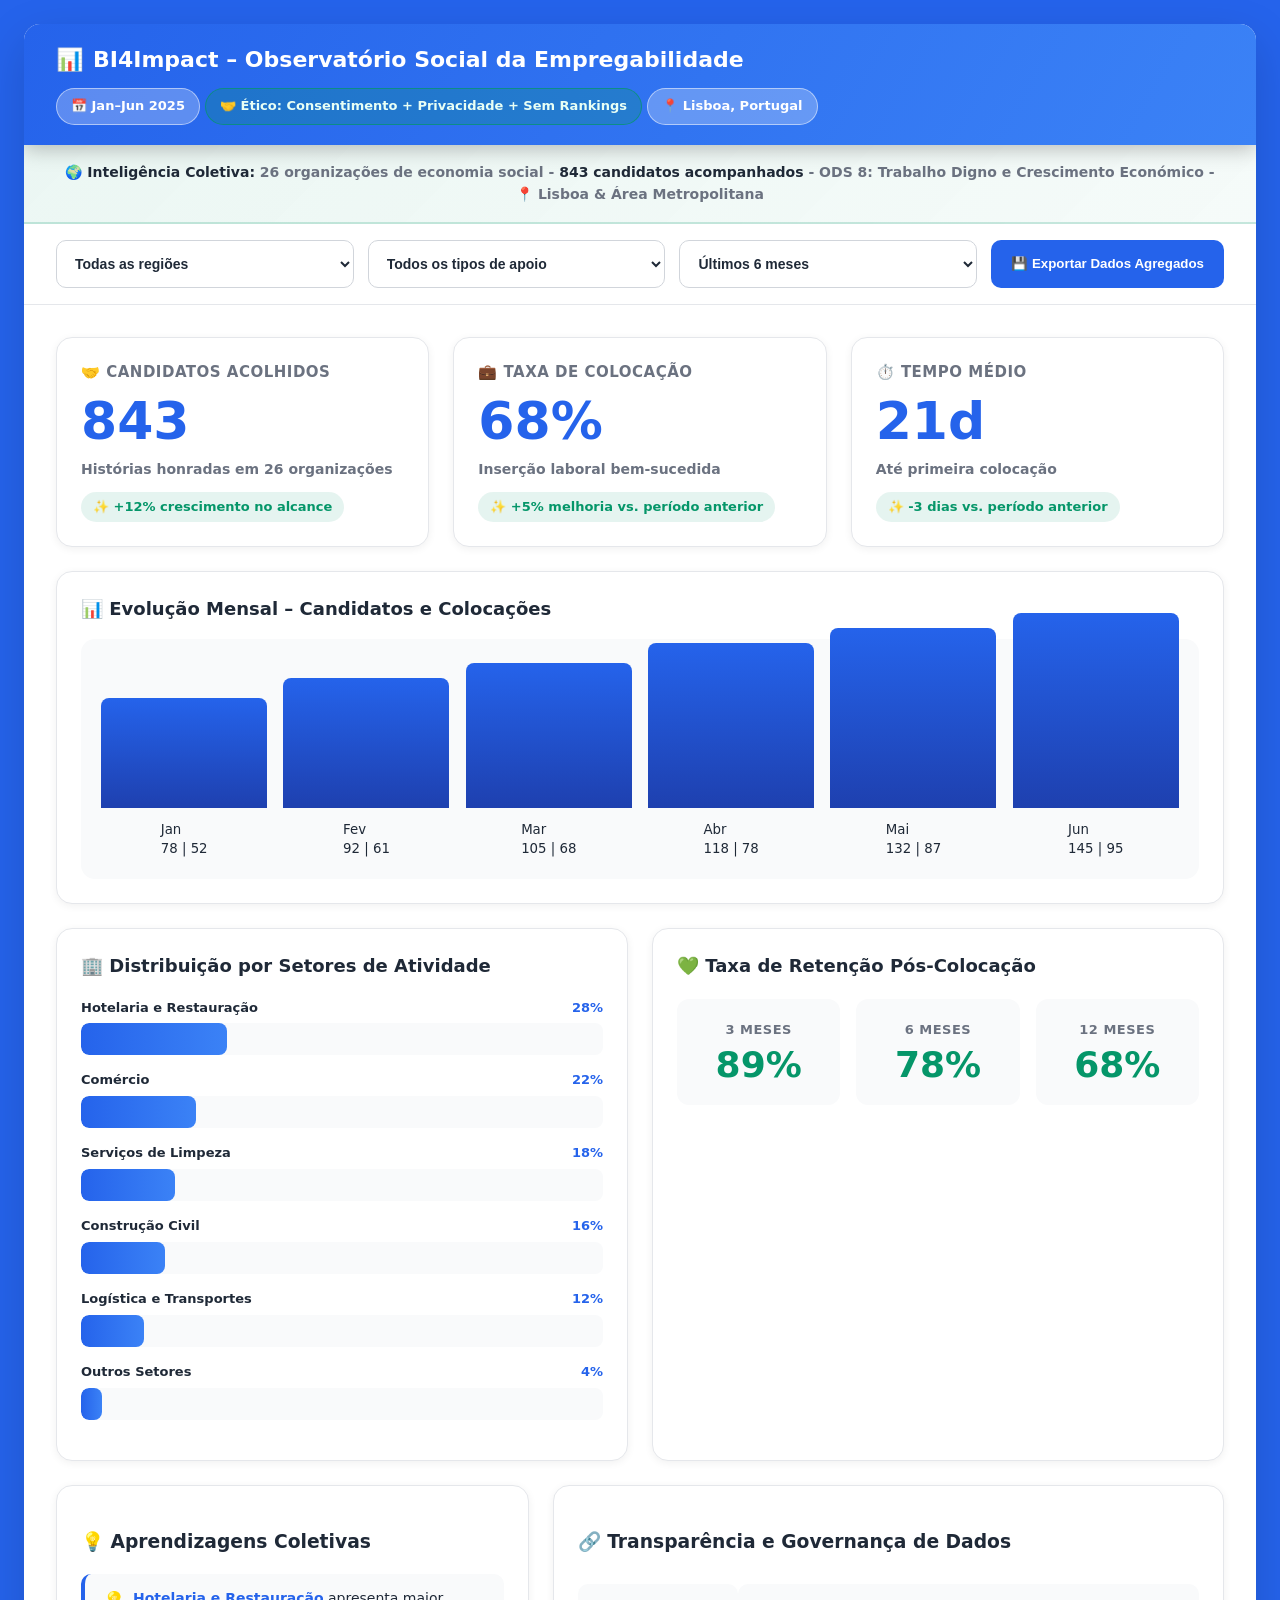
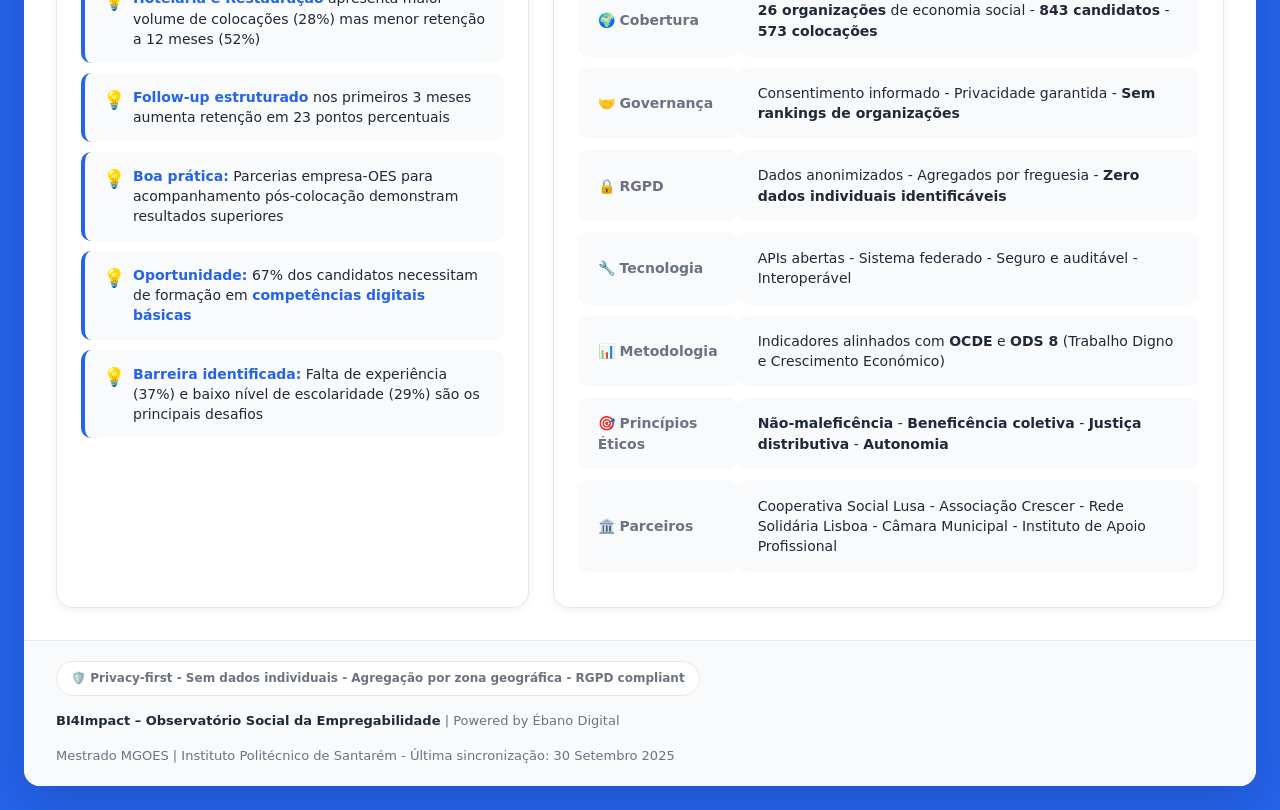
<file: observatório.html>
<!DOCTYPE html> <html lang="pt"> <head> <meta charset="UTF-8" /> <meta name="viewport" content="width=device-width, initial-scale=1" /> <title>BI4Impact – Observatório Social da Empregabilidade</title> <meta name="description" content="Observatório honrando o trabalho coletivo de inserção laboral em Lisboa" /> <style> :root { --primary: #2563EB; --success: #059669; --warning: #F59E0B; --ink: #1F2937; --ink-60: #6B7280; --mist: #F9FAFB; --white: #FFFFFF; } * { box-sizing: border-box; } body { margin: 0; background: var(--primary); color: var(--white); font: 16px/1.45 "Inter", "Segoe UI", system-ui, sans-serif; padding: 24px; -webkit-font-smoothing: antialiased; } .dashboard { max-width: 1280px; margin: 0 auto; background: var(--white); color: var(--ink); border-radius: 16px; box-shadow: 0 16px 48px rgba(0, 0, 0, 0.15); overflow: hidden; min-height: 90vh; } .header { display: flex; flex-wrap: wrap; gap: 12px; align-items: center; justify-content: space-between; padding: 20px 32px; background: linear-gradient(120deg, var(--primary), #3B82F6); box-shadow: 0 4px 20px rgba(0, 0, 0, 0.25); position: sticky; top: 0; z-index: 100; } .header h1 { color: var(--white); font-size: 22px; font-weight: 700; margin: 0; display: flex; align-items: center; gap: 10px; } .pill { display: inline-flex; gap: 8px; align-items: center; background: rgba(255, 255, 255, 0.25); color: var(--white); border: 1.5px solid rgba(255, 255, 255, 0.5); padding: 8px 14px; border-radius: 999px; font-size: 13px; font-weight: 600; } .badge-ethics { background: rgba(5, 150, 105, 0.25); border-color: rgba(5, 150, 105, 0.7); color: #e8fff5; font-weight: 700; } .info-bar { background: linear-gradient(135deg, rgba(5, 150, 105, 0.08), rgba(5, 150, 105, 0.04)); border-bottom: 2px solid rgba(5, 150, 105, 0.2); padding: 16px 32px; color: var(--ink-60); font-size: 14px; font-weight: 600; text-align: center; line-height: 1.6; } .info-bar strong { color: var(--ink); font-weight: 800; } .toolbar { display: grid; grid-template-columns: repeat(3, 1fr) auto; gap: 14px; padding: 16px 32px; border-bottom: 1px solid #E5E7EB; } .toolbar select { width: 100%; border: 1.5px solid #D1D5DB; background: var(--white); color: var(--ink); padding: 12px 36px 12px 14px; border-radius: 10px; font-size: 14px; font-weight: 600; cursor: pointer; min-height: 48px; } .toolbar button { display: inline-flex; align-items: center; gap: 8px; background: var(--primary); color: var(--white); border: none; padding: 12px 20px; border-radius: 10px; font-weight: 700; cursor: pointer; transition: all 0.25s ease; min-height: 48px; } .toolbar button:hover { background: #1E40AF; transform: translateY(-1px); } .grid { display: grid; grid-template-columns: repeat(12, 1fr); gap: 24px; padding: 32px; } .card { background: var(--white); border: 1.5px solid #E5E7EB; border-radius: 16px; padding: 24px; box-shadow: 0 2px 8px rgba(0, 0, 0, 0.06); } .kpi { grid-column: span 4; position: relative; min-height: 200px; } .kpi h3 { margin: 0 0 8px; font-size: 15px; font-weight: 700; color: var(--ink-60); text-transform: uppercase; letter-spacing: 0.5px; } .value { font-size: 52px; font-weight: 900; color: var(--primary); line-height: 1; margin: 12px 0; } .sub { font-size: 14px; color: var(--ink-60); font-weight: 600; margin-top: 8px; } .delta { display: inline-flex; align-items: center; gap: 6px; margin-top: 12px; padding: 6px 12px; background: rgba(5, 150, 105, 0.1); color: var(--success); border-radius: 999px; font-size: 13px; font-weight: 800; } .chart { grid-column: span 12; } .chart h3 { margin: 0 0 16px; font-size: 18px; font-weight: 700; } .bars { display: flex; gap: 16px; align-items: flex-end; height: 240px; padding: 20px; background: var(--mist); border-radius: 14px; } .bar { flex: 1; display: flex; flex-direction: column; justify-content: flex-end; align-items: center; gap: 12px; } .bar div { width: 100%; border-radius: 8px 8px 0 0; background: linear-gradient(180deg, var(--primary), #1E40AF); animation: growBar 1.3s ease forwards; transform-origin: bottom; } @keyframes growBar { 0% { transform: scaleY(0); } 100% { transform: scaleY(1); } } .insights { grid-column: span 5; } .insights ul { list-style: none; margin: 0; padding: 0; } .insights li { padding: 14px 16px 14px 48px; margin-bottom: 10px; background: var(--mist); border-left: 4px solid var(--primary); border-radius: 10px; position: relative; font-size: 14px; } .insights li::before { content: '💡'; position: absolute; left: 18px; font-size: 18px; } .insights li strong { color: var(--primary); font-weight: 700; } .provenance { grid-column: span 7; } .provenance table { width: 100%; border-collapse: separate; border-spacing: 0 10px; } .provenance td { background: var(--mist); padding: 16px 20px; border-radius: 10px; font-size: 14px; } .provenance td:first-child { font-weight: 700; color: var(--ink-60); width: 160px; } .provenance strong { color: var(--ink); font-weight: 700; } .sectors { grid-column: span 6; } .sectors h3 { margin: 0 0 20px; font-size: 18px; font-weight: 700; } .sector-bar { margin-bottom: 16px; } .sector-label { display: flex; justify-content: space-between; margin-bottom: 6px; font-size: 13px; font-weight: 600; } .sector-label span:first-child { color: var(--ink); } .sector-label span:last-child { color: var(--primary); font-weight: 700; } .progress { height: 32px; background: var(--mist); border-radius: 8px; overflow: hidden; } .progress-fill { height: 100%; background: linear-gradient(90deg, var(--primary), #3B82F6); border-radius: 8px; transition: width 1.5s ease; } .retention { grid-column: span 6; } .retention h3 { margin: 0 0 20px; font-size: 18px; font-weight: 700; } .retention-grid { display: grid; grid-template-columns: repeat(3, 1fr); gap: 16px; } .retention-card { background: var(--mist); padding: 20px; border-radius: 12px; text-align: center; border: 2px solid transparent; transition: all 0.3s ease; } .retention-card:hover { border-color: var(--primary); background: white; } .retention-card .period { font-size: 13px; font-weight: 700; color: var(--ink-60); text-transform: uppercase; letter-spacing: 0.5px; margin-bottom: 8px; } .retention-card .percent { font-size: 36px; font-weight: 900; color: var(--success); line-height: 1; } footer { background: var(--mist); padding: 20px 32px; border-top: 1px solid #E5E7EB; display: flex; flex-wrap: wrap; gap: 16px; justify-content: space-between; align-items: center; font-size: 13px; color: var(--ink-60); } footer strong { color: var(--ink); } @media (max-width: 1024px) { .kpi { grid-column: span 6; } .insights, .provenance, .sectors, .retention { grid-column: span 12; } } @media (max-width: 640px) { .kpi { grid-column: span 12; } .toolbar { grid-template-columns: 1fr; } } </style> </head> <body> <main class="dashboard"> <header class="header"> <h1><span>📊</span> BI4Impact – Observatório Social da Empregabilidade</h1> <div> <span class="pill">📅 Jan–Jun 2025</span> <span class="pill badge-ethics">🤝 Ético: Consentimento + Privacidade + Sem Rankings</span> <span class="pill">📍 Lisboa, Portugal</span> </div> </header> <div class="info-bar"> <strong>🌍 Inteligência Coletiva:</strong> 26 organizações de economia social - <strong>843 candidatos acompanhados</strong> - ODS 8: Trabalho Digno e Crescimento Económico - 📍 Lisboa & Área Metropolitana </div> <section class="toolbar"> <select> <option>Todas as regiões</option> <option>Lisboa Centro</option> <option>Lisboa Norte</option> <option>Área Metropolitana</option> </select> <select> <option>Todos os tipos de apoio</option> <option>Orientação vocacional</option> <option>Formação profissional</option> <option>Inserção laboral</option> <option>Acompanhamento pós-colocação</option> </select> <select> <option>Últimos 6 meses</option> <option>Últimos 12 meses</option> <option>Ano completo 2025</option> </select> <button id="exportBtn">💾 Exportar Dados Agregados</button> </section> <div class="grid"> <!-- KPIs Principais --> <article class="card kpi"> <h3>🤝 Candidatos Acolhidos</h3> <div class="value">843</div> <div class="sub">Histórias honradas em 26 organizações</div> <span class="delta">✨ +12% crescimento no alcance</span> </article> <article class="card kpi"> <h3>💼 Taxa de Colocação</h3> <div class="value">68%</div> <div class="sub">Inserção laboral bem-sucedida</div> <span class="delta">✨ +5% melhoria vs. período anterior</span> </article> <article class="card kpi"> <h3>⏱️ Tempo Médio</h3> <div class="value">21d</div> <div class="sub">Até primeira colocação</div> <span class="delta">✨ -3 dias vs. período anterior</span> </article> <!-- Evolução Mensal --> <article class="card chart"> <h3>📊 Evolução Mensal – Candidatos e Colocações</h3> <div class="bars"> <div class="bar"><div style="height:110px"></div><small>Jan<br>78 | 52</small></div> <div class="bar"><div style="height:130px"></div><small>Fev<br>92 | 61</small></div> <div class="bar"><div style="height:145px"></div><small>Mar<br>105 | 68</small></div> <div class="bar"><div style="height:165px"></div><small>Abr<br>118 | 78</small></div> <div class="bar"><div style="height:180px"></div><small>Mai<br>132 | 87</small></div> <div class="bar"><div style="height:195px"></div><small>Jun<br>145 | 95</small></div> </div> </article> <!-- Setores de Atividade --> <article class="card sectors"> <h3>🏢 Distribuição por Setores de Atividade</h3> <div class="sector-bar"> <div class="sector-label"> <span>Hotelaria e Restauração</span> <span>28%</span> </div> <div class="progress"> <div class="progress-fill" style="width:28%"></div> </div> </div> <div class="sector-bar"> <div class="sector-label"> <span>Comércio</span> <span>22%</span> </div> <div class="progress"> <div class="progress-fill" style="width:22%"></div> </div> </div> <div class="sector-bar"> <div class="sector-label"> <span>Serviços de Limpeza</span> <span>18%</span> </div> <div class="progress"> <div class="progress-fill" style="width:18%"></div> </div> </div> <div class="sector-bar"> <div class="sector-label"> <span>Construção Civil</span> <span>16%</span> </div> <div class="progress"> <div class="progress-fill" style="width:16%"></div> </div> </div> <div class="sector-bar"> <div class="sector-label"> <span>Logística e Transportes</span> <span>12%</span> </div> <div class="progress"> <div class="progress-fill" style="width:12%"></div> </div> </div> <div class="sector-bar"> <div class="sector-label"> <span>Outros Setores</span> <span>4%</span> </div> <div class="progress"> <div class="progress-fill" style="width:4%"></div> </div> </div> </article> <!-- Taxa de Retenção --> <article class="card retention"> <h3>💚 Taxa de Retenção Pós-Colocação</h3> <div class="retention-grid"> <div class="retention-card"> <div class="period">3 meses</div> <div class="percent">89%</div> </div> <div class="retention-card"> <div class="period">6 meses</div> <div class="percent">78%</div> </div> <div class="retention-card"> <div class="period">12 meses</div> <div class="percent">68%</div> </div> </div> </article> <!-- Aprendizagens Coletivas --> <aside class="card insights"> <h3>💡 Aprendizagens Coletivas</h3> <ul> <li><strong>Hotelaria e Restauração</strong> apresenta maior volume de colocações (28%) mas menor retenção a 12 meses (52%)</li> <li><strong>Follow-up estruturado</strong> nos primeiros 3 meses aumenta retenção em 23 pontos percentuais</li> <li><strong>Boa prática:</strong> Parcerias empresa-OES para acompanhamento pós-colocação demonstram resultados superiores</li> <li><strong>Oportunidade:</strong> 67% dos candidatos necessitam de formação em <strong>competências digitais básicas</strong></li> <li><strong>Barreira identificada:</strong> Falta de experiência (37%) e baixo nível de escolaridade (29%) são os principais desafios</li> </ul> </aside> <!-- Transparência de Dados --> <aside class="card provenance"> <h3>🔗 Transparência e Governança de Dados</h3> <table> <tr> <td>🌍 Cobertura</td> <td><strong>26 organizações</strong> de economia social - <strong>843 candidatos</strong> - <strong>573 colocações</strong></td> </tr> <tr> <td>🤝 Governança</td> <td>Consentimento informado - Privacidade garantida - <strong>Sem rankings de organizações</strong></td> </tr> <tr> <td>🔒 RGPD</td> <td>Dados anonimizados - Agregados por freguesia - <strong>Zero dados individuais identificáveis</strong></td> </tr> <tr> <td>🔧 Tecnologia</td> <td>APIs abertas - Sistema federado - Seguro e auditável - Interoperável</td> </tr> <tr> <td>📊 Metodologia</td> <td>Indicadores alinhados com <strong>OCDE</strong> e <strong>ODS 8</strong> (Trabalho Digno e Crescimento Económico)</td> </tr> <tr> <td>🎯 Princípios Éticos</td> <td><strong>Não-maleficência</strong> - <strong>Beneficência coletiva</strong> - <strong>Justiça distributiva</strong> - <strong>Autonomia</strong></td> </tr> <tr> <td>🏛️ Parceiros</td> <td>Cooperativa Social Lusa - Associação Crescer - Rede Solidária Lisboa - Câmara Municipal - Instituto de Apoio Profissional</td> </tr> </table> </aside> </div> <footer> <div> <span class="pill" style="background:#fff;border-color:#E5E7EB;color:#6B7280;font-size:12px"> 🛡️ Privacy-first - Sem dados individuais - Agregação por zona geográfica - RGPD compliant </span> </div> <div> <strong>BI4Impact – Observatório Social da Empregabilidade</strong> | Powered by Ébano Digital </div> <div> Mestrado MGOES | Instituto Politécnico de Santarém - Última sincronização: 30 Setembro 2025 </div> </footer> </main> <script> // Botão de export document.getElementById('exportBtn').onclick = function() { alert('✨ Relatório Agregado Inter-Organizacional\n\n📊 Incluído:\n- KPIs coletivos (26 organizações)\n- Evolução temporal agregada\n- Distribuição setorial\n- Taxa de retenção média\n- Aprendizagens coletivas\n- Análise de barreiras\n\n🔒 TODOS os dados são:\n- Anonimizados\n- Agregados por zona geográfica\n- Sem identificação de organizações ou candidatos\n- RGPD compliant\n\n📄 Formato: PDF + Excel\n(Funcionalidade de demonstração)'); }; // Animação das barras de progresso window.addEventListener('load', function() { const fills = document.querySelectorAll('.progress-fill'); fills.forEach((fill, index) => { setTimeout(() => { fill.style.width = fill.style.width; }, 100 * index); }); }); </script> </body> </html>
</file>
